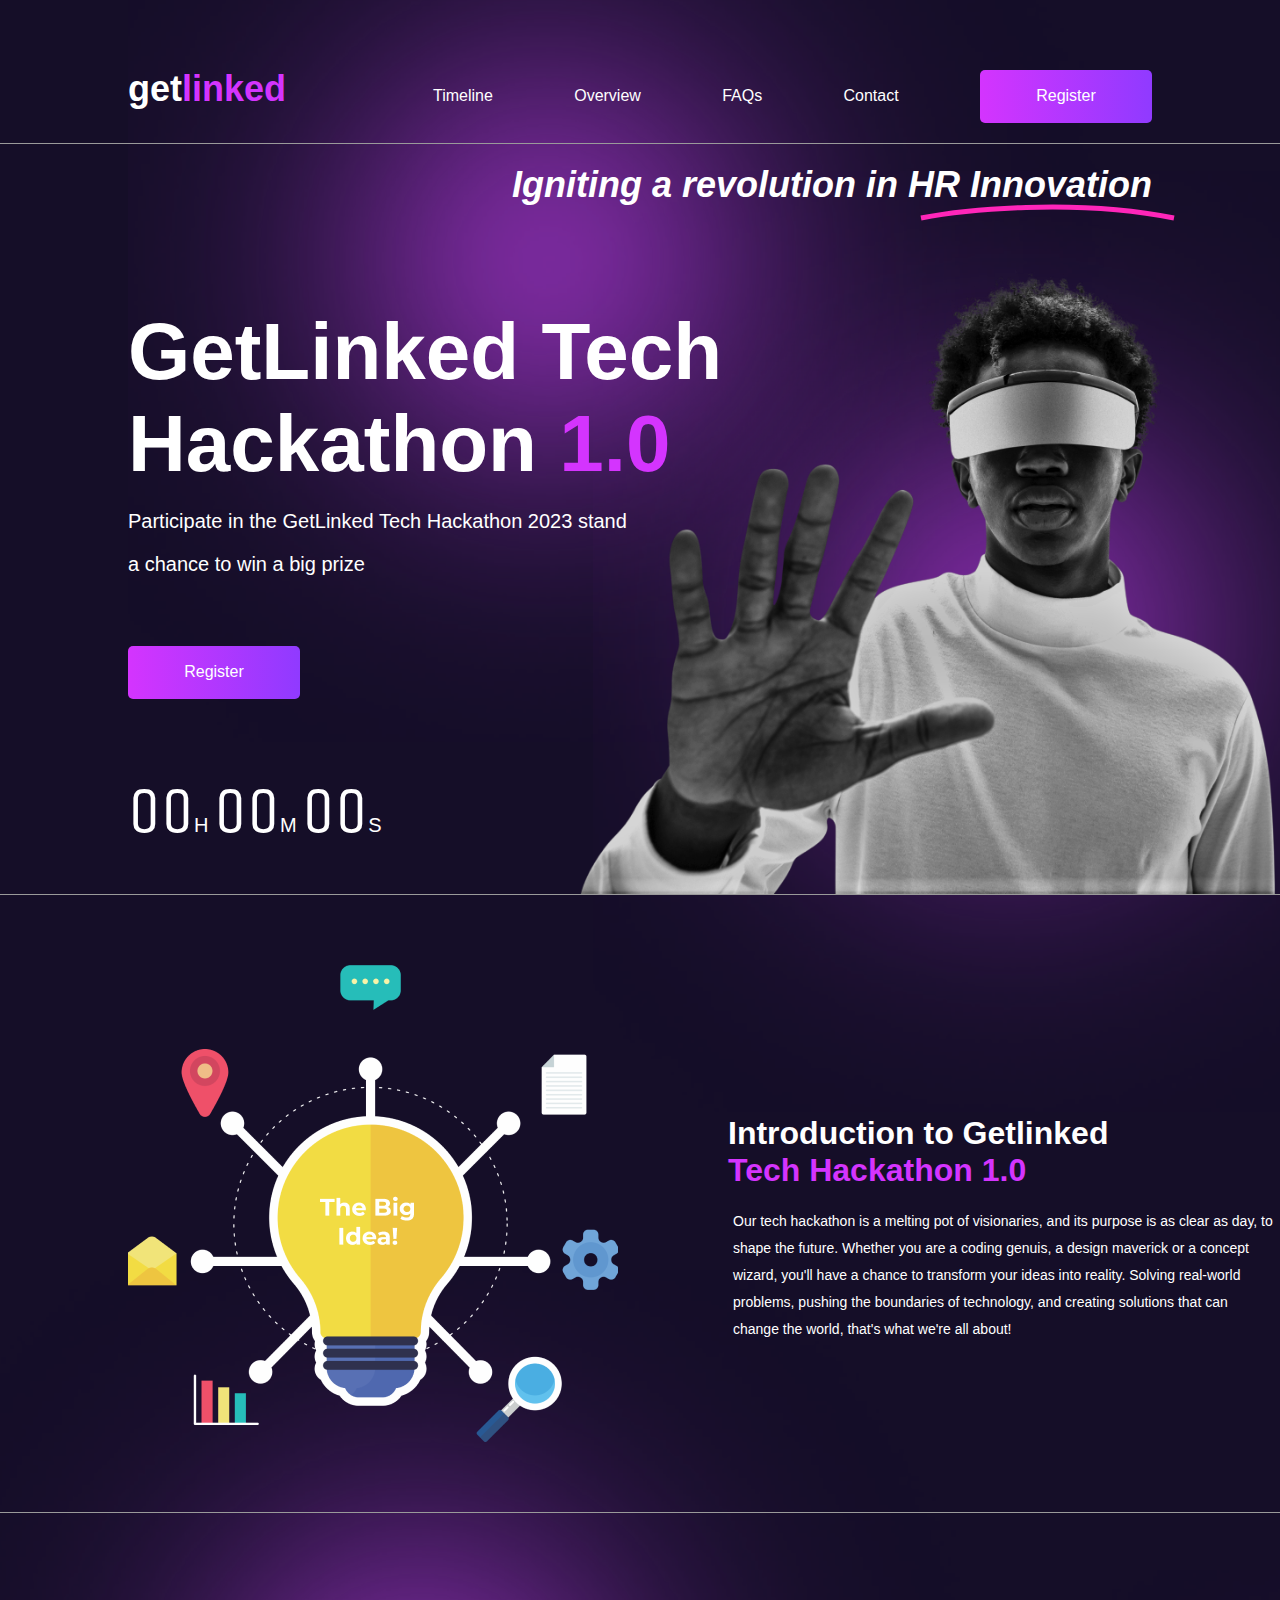
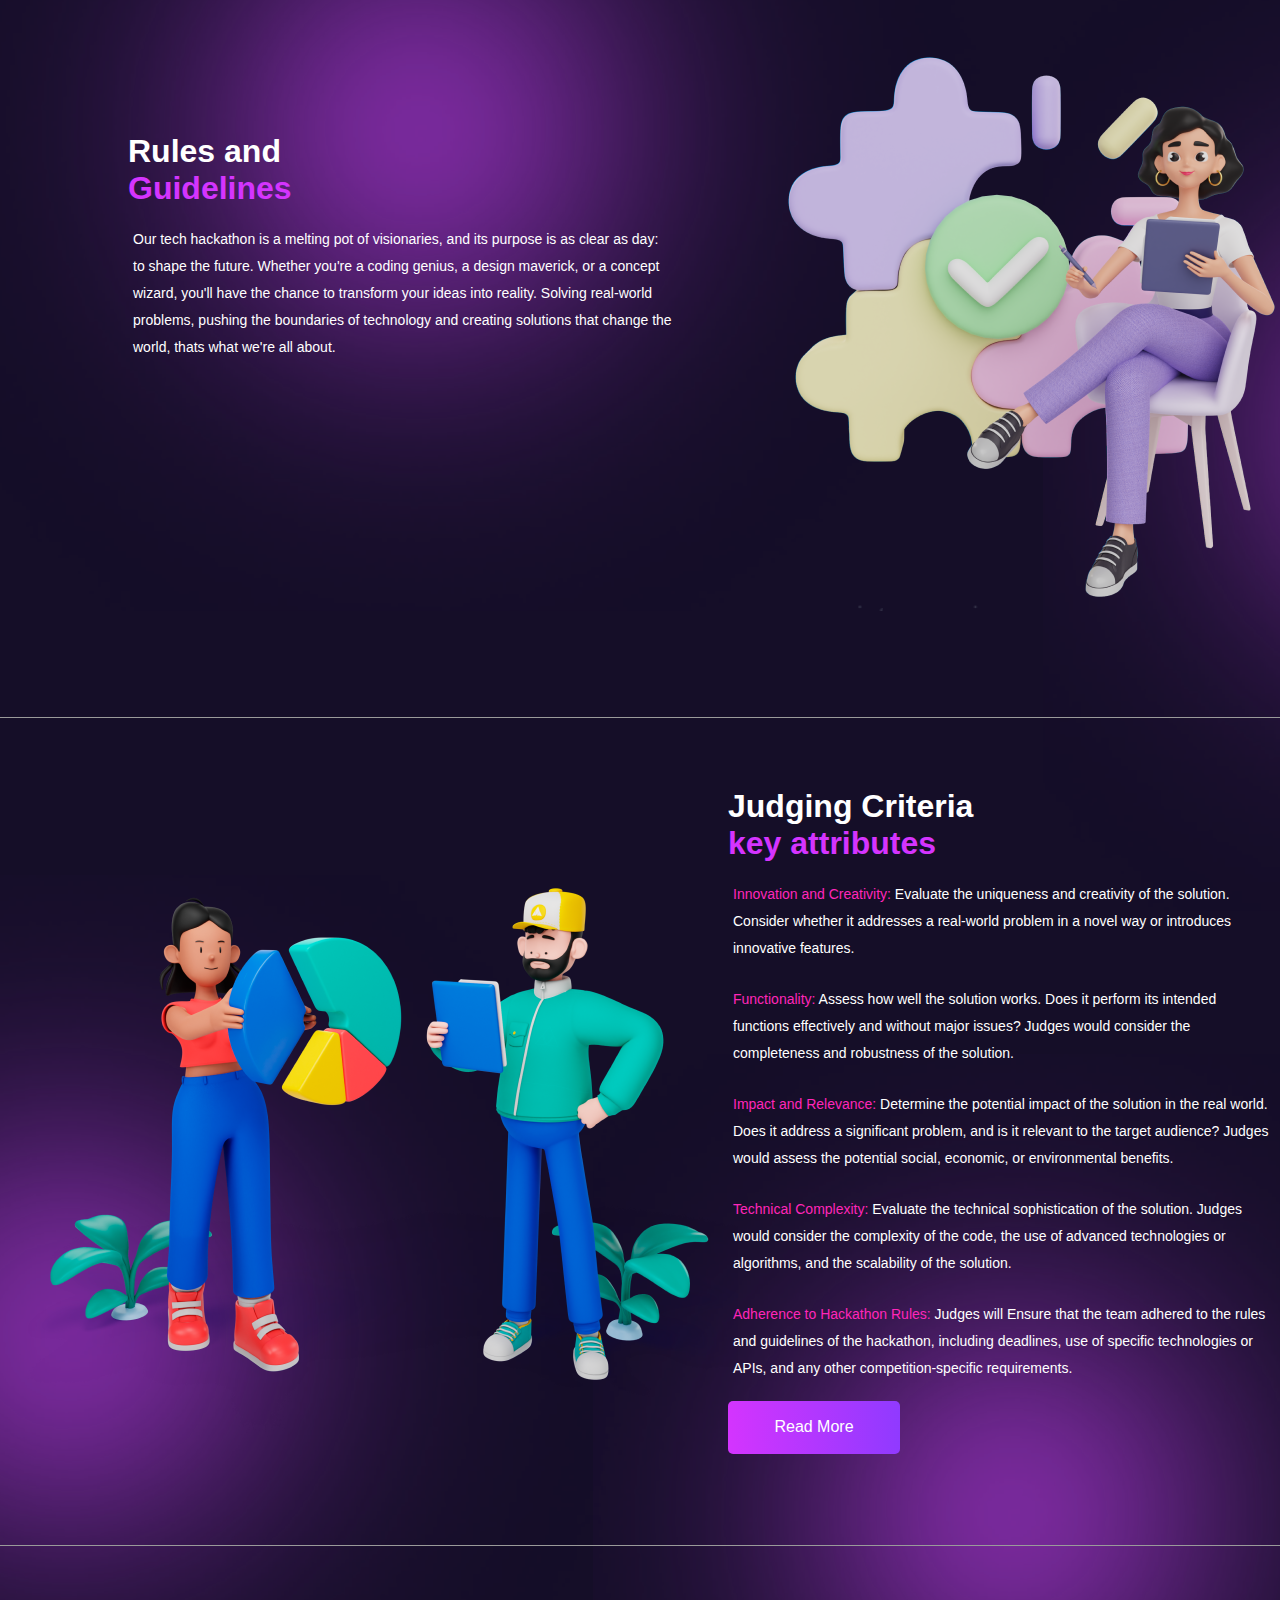
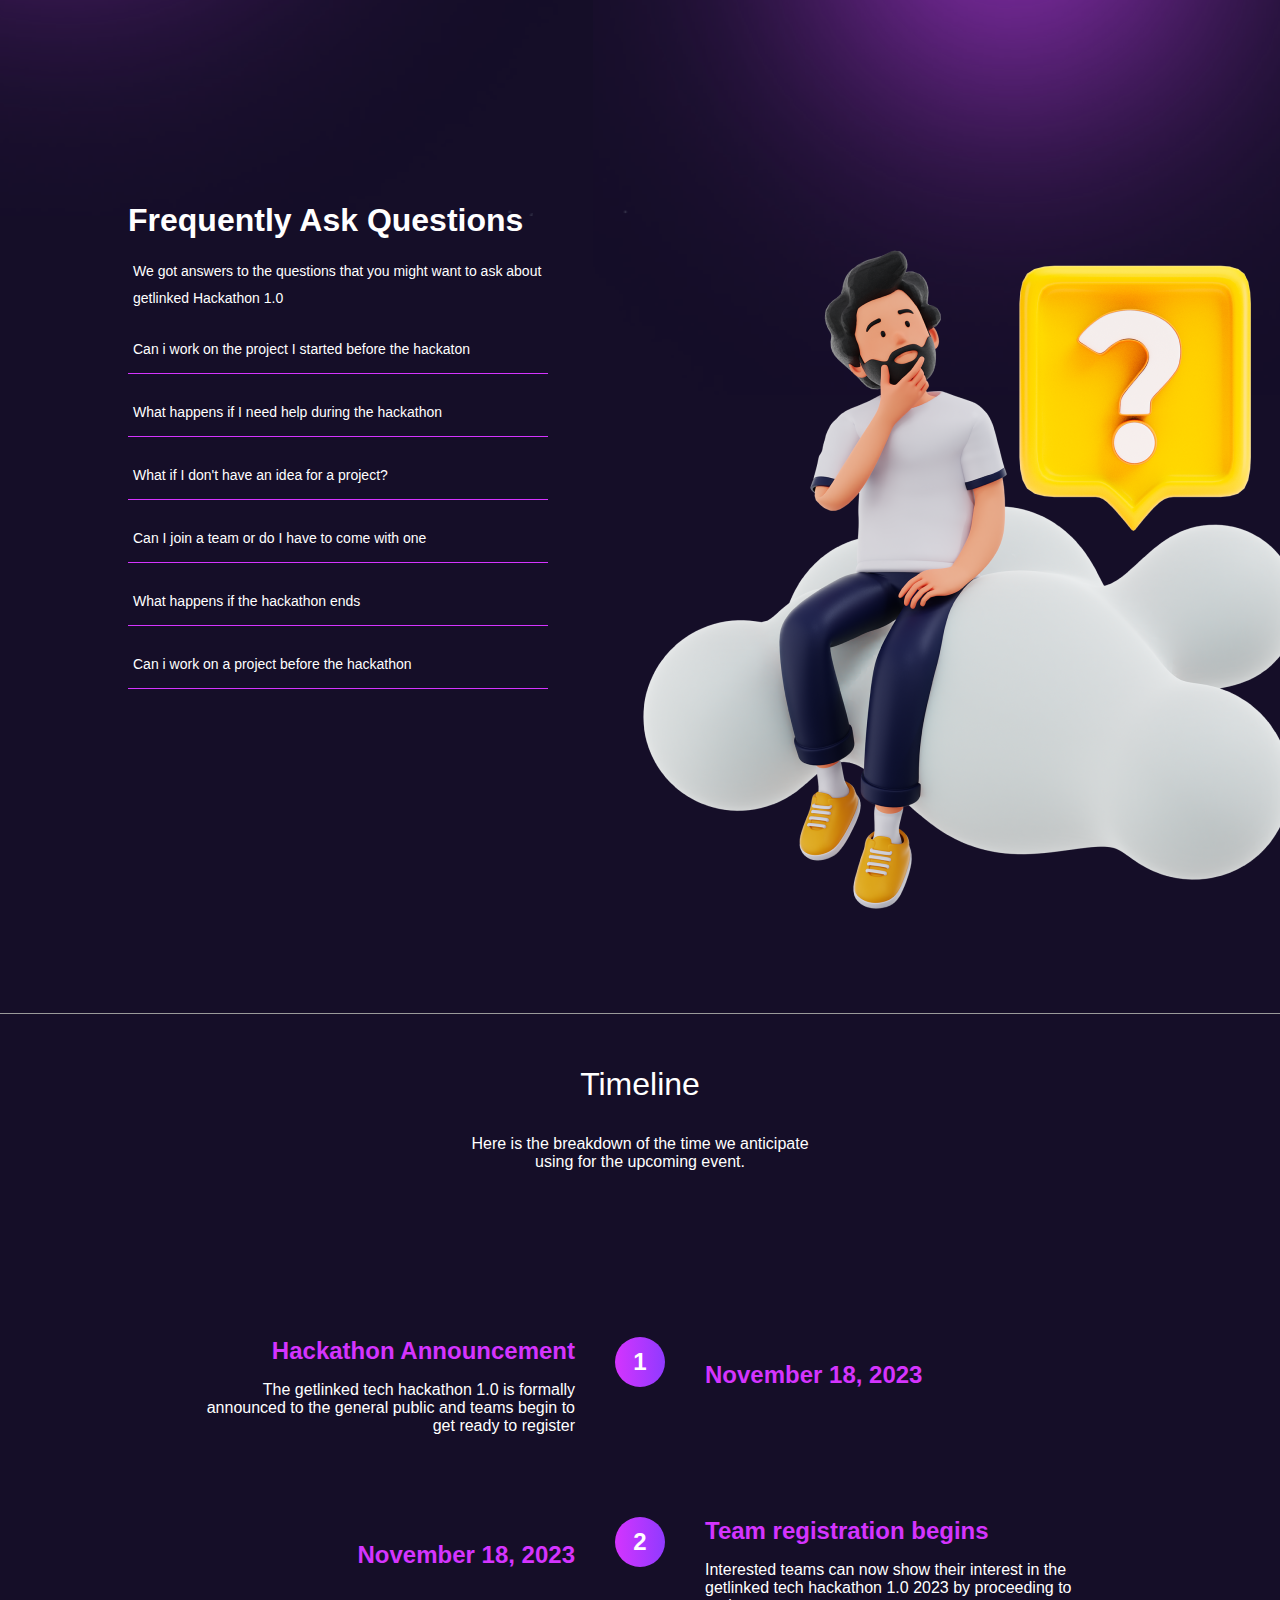
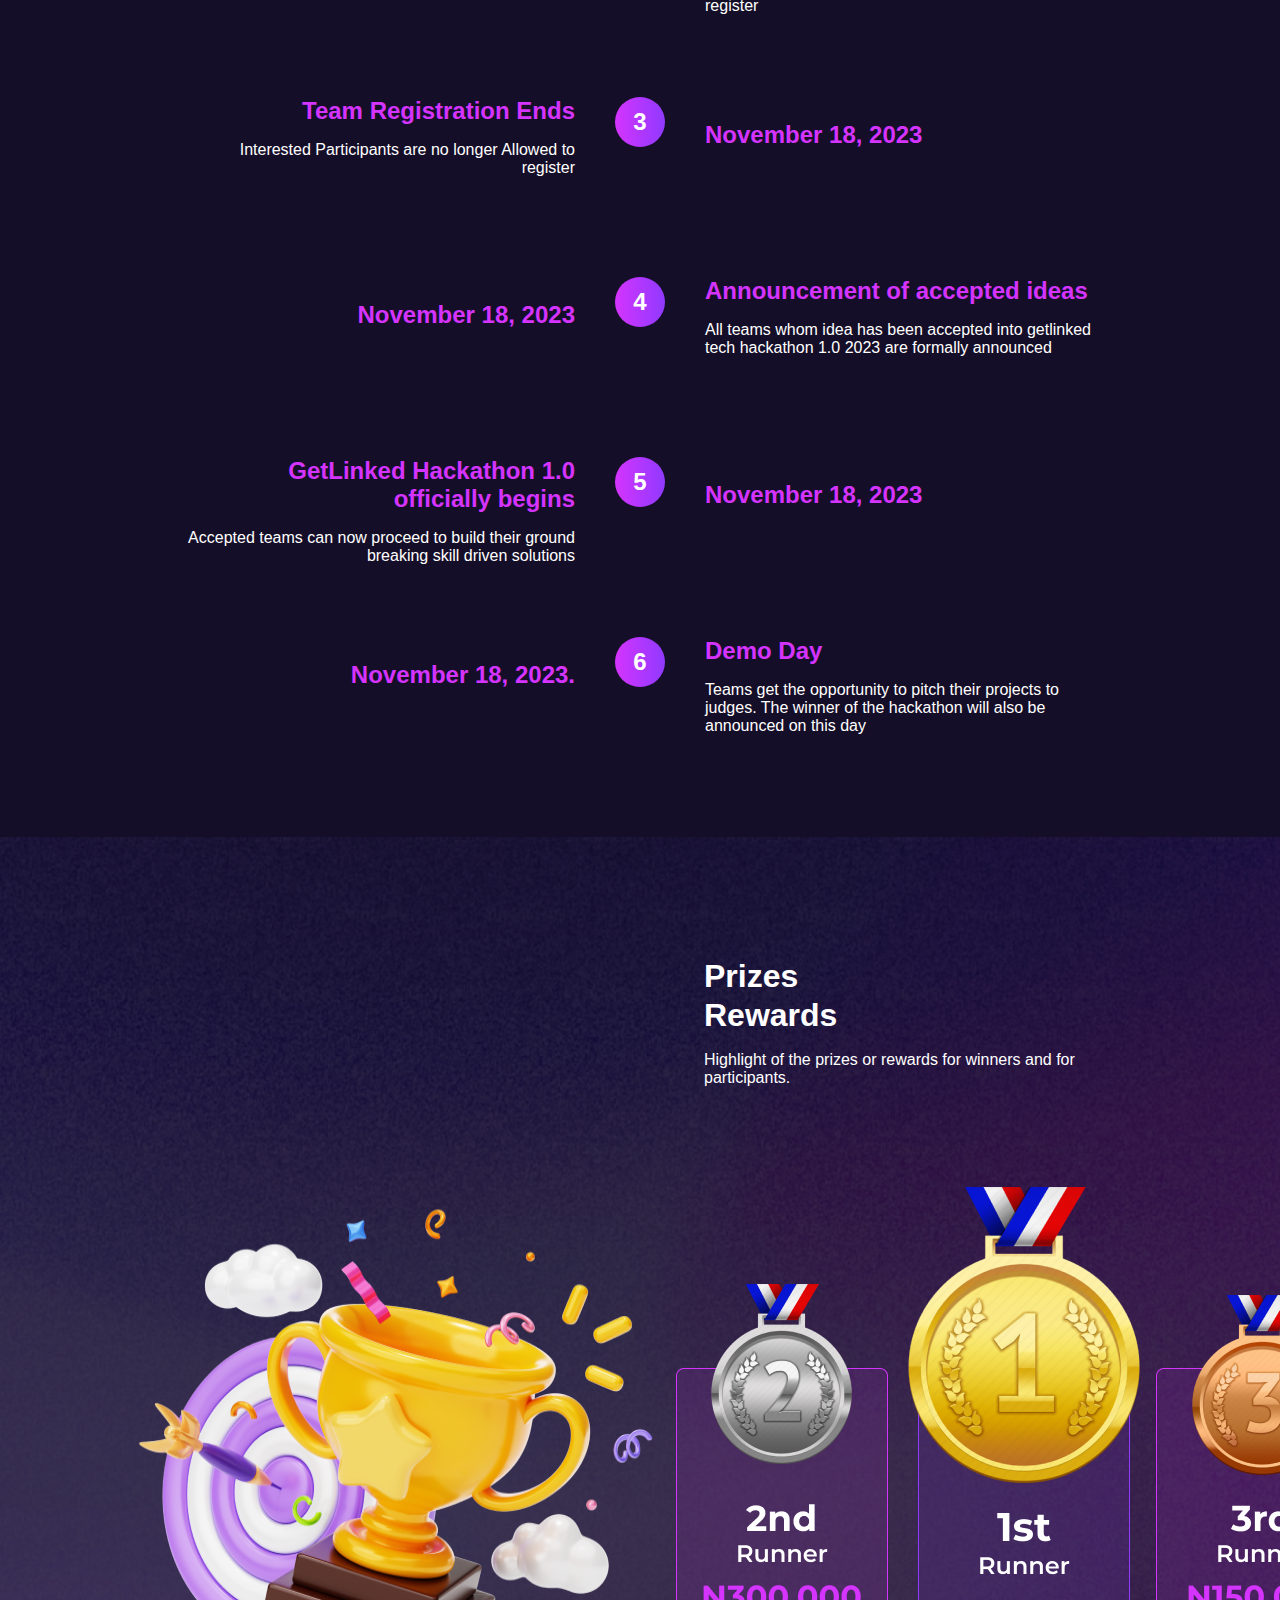
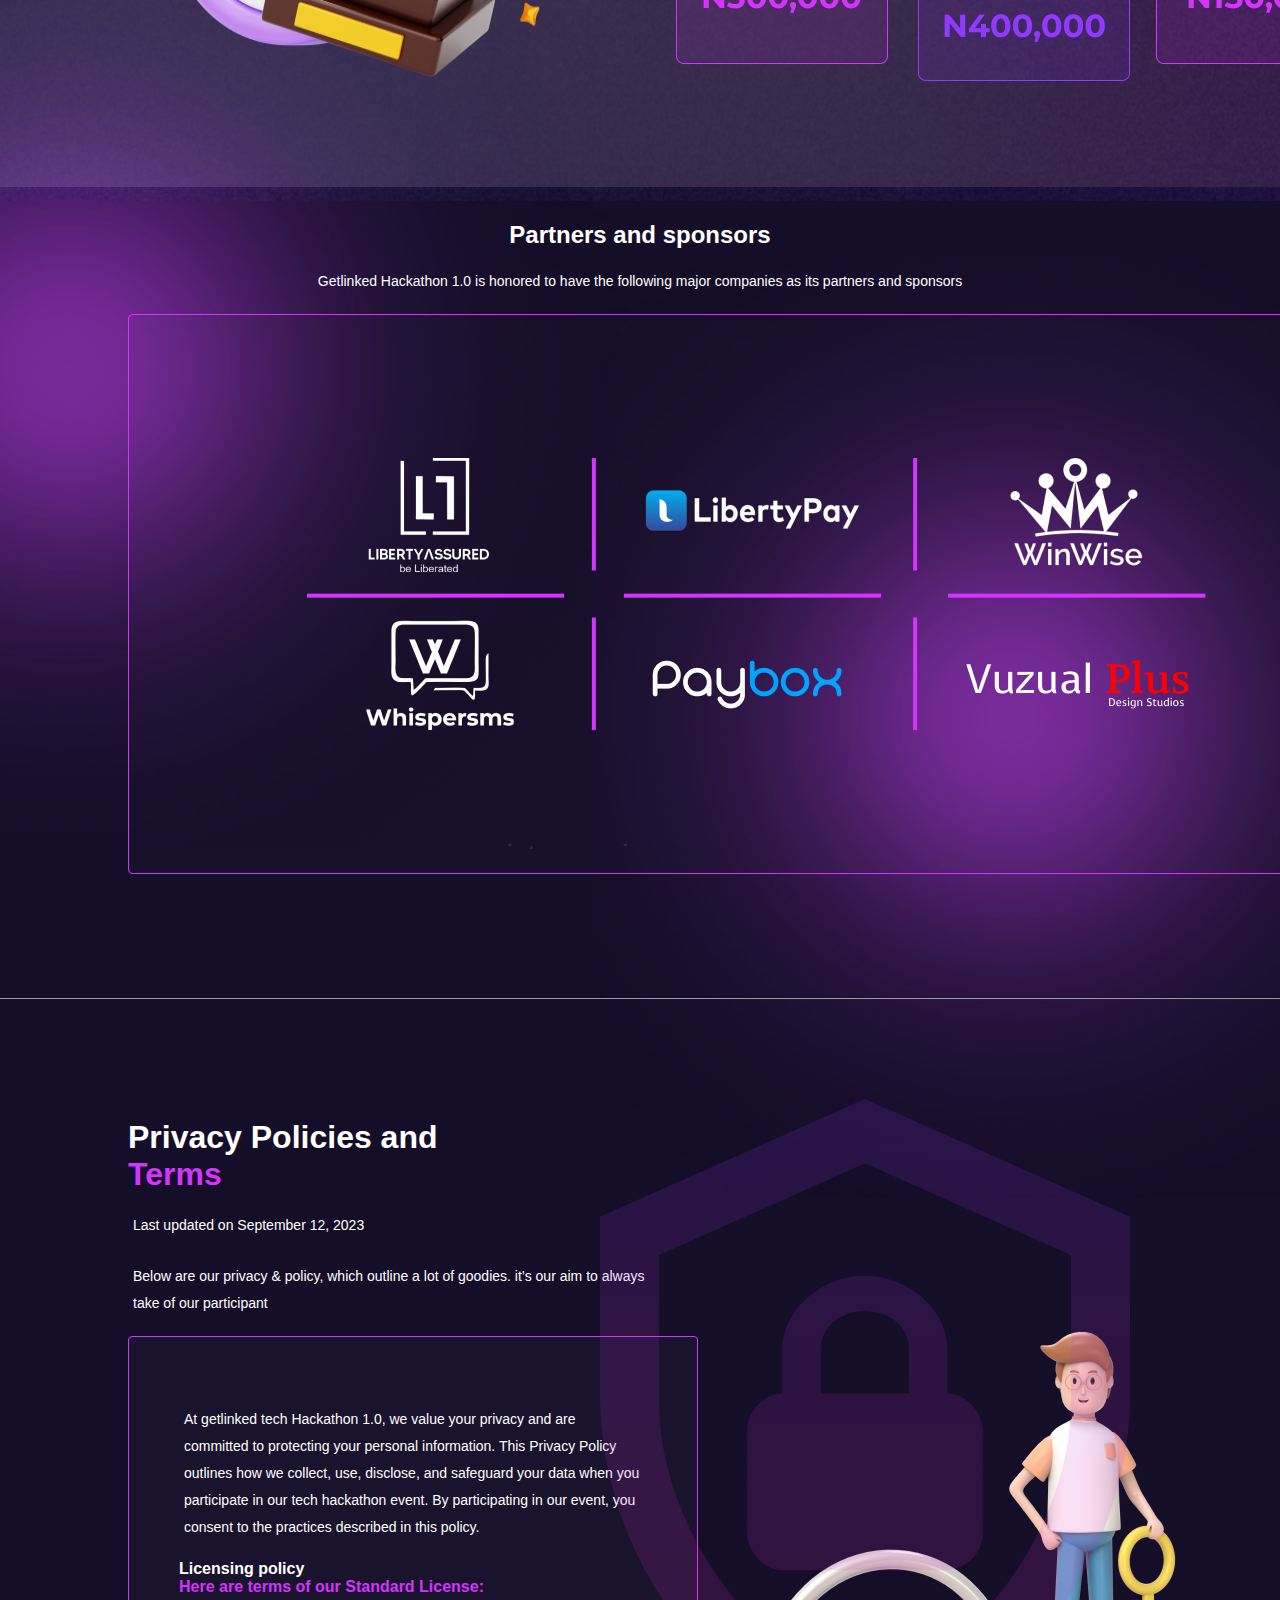
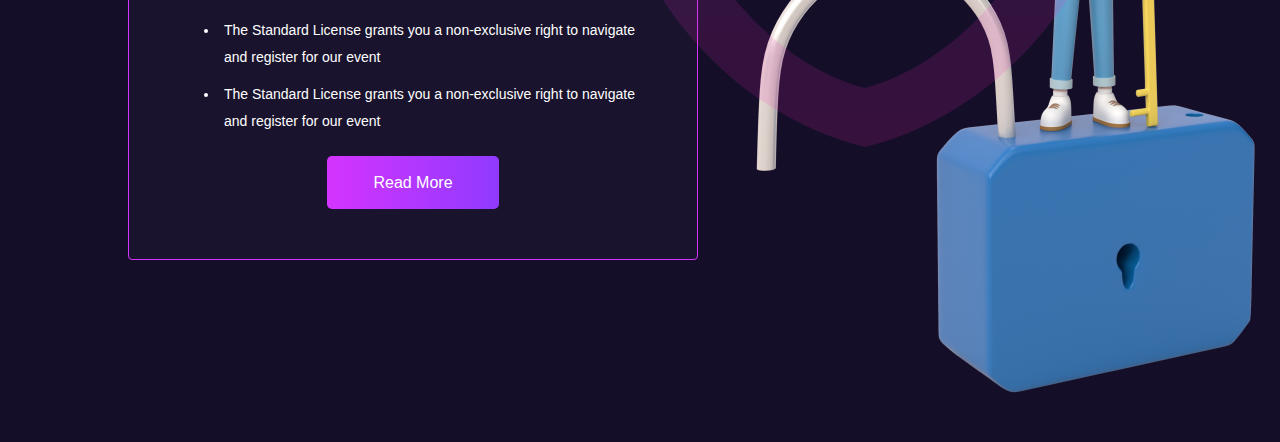
<file: index.html>
<!DOCTYPE html>
<html lang="en">
  <head>
    <meta charset="UTF-8" />
    <meta name="viewport" content="width=device-width, initial-scale=1.0" />
    <link rel="stylesheet" href="style.css" />
    <link rel="preconnect" href="https://fonts.googleapis.com" />
    <link rel="preconnect" href="https://fonts.gstatic.com" crossorigin />
    <link
      href="https://fonts.googleapis.com/css2?family=Montserrat:ital,wght@0,400;0,700;1,400;1,700&display=swap"
      rel="stylesheet"
    />
    <link rel="preconnect" href="https://fonts.googleapis.com" />
    <link rel="preconnect" href="https://fonts.gstatic.com" crossorigin />
    <link
      href="https://fonts.googleapis.com/css2?family=Unica+One&display=swap"
      rel="stylesheet"
    />
    <link
      href="https://api.fontshare.com/v2/css?f[]=clash-display@600&display=swap"
      rel="stylesheet"
    />
    <title>GetLinked</title>
  </head>
  <body>
    <header class="headerContainer">
      <h1>get<span>linked</span></h1>
      <nav class="navbar">
        <a href="#timeline">Timeline</a>
        <a href="#overview">Overview</a>
        <a href="#FAQs">FAQs</a>
        <a href="./contact.html">Contact</a>
        <a href="./register_page.html"
          ><button class="register-btn">Register</button></a
        >
      </nav>
    </header>
    <hr />
    <main>
      <section id="main">
        <img
          src="./assets/Purple-Lens-Flare-PNG (1).png"
          class="flare"
          alt=""
          style="position: absolute; right: -350px"
        /><img
          src="./assets/Purple-Lens-Flare-PNG (1).png"
          class="flare"
          alt=""
          style="top: -350px; position: absolute"
        />
        <h2>
          Igniting a revolution in HR Innovation
          <img
            src="./assets/Vector 4.svg"
            style="position: absolute; top: 60px; right: 105px"
            alt=""
          />
        </h2>
        <article>
          <h2 class="">GetLinked Tech</h2>
          <h2 class="">Hackathon <span>1.0</span></h2>
          <p>Participate in the GetLinked Tech Hackathon 2023 stand</p>
          <p>a chance to win a big prize</p>
          <button class="register-btn">Register</button>
          <p class="timer">
            <span>00</span>H <span>00</span>M <span>00</span>S
          </p>
        </article>
        <img
          class="smart_glasses_image"
          src="./assets/man-wearing-smart-glasses-touching-virtual-screen 1.png"
          alt=""
        />
      </section>
      <hr />
      <section id="overview" class="intro">
        <img src="./assets/The big idea (1).png" alt="" />
        <article>
          <h2>Introduction to Getlinked</h2>
          <h2 class="colored-one">Tech Hackathon 1.0</h2>
          <p>
            Our tech hackathon is a melting pot of visionaries, and its purpose
            is as clear as day, to shape the future. Whether you are a coding
            genuis, a design maverick or a concept wizard, you'll have a chance
            to transform your ideas into reality. Solving real-world problems,
            pushing the boundaries of technology, and creating solutions that
            can change the world, that's what we're all about!
          </p>
        </article>
      </section>
      <hr />
      <section class="rules">
        <article>
          <h2>Rules and</h2>
          <h2 class="colored-one">Guidelines</h2>
          <p>
            Our tech hackathon is a melting pot of visionaries, and its purpose
            is as clear as day: to shape the future. Whether you're a coding
            genius, a design maverick, or a concept wizard, you'll have the
            chance to transform your ideas into reality. Solving real-world
            problems, pushing the boundaries of technology and creating
            solutions that change the world, thats what we're all about.
          </p>
        </article>

        <img src="./assets/7450159 1.png" alt="" />
        <img
          src="./assets/Purple-Lens-Flare-PNG (1).png"
          class="flare"
          alt=""
          style="position: absolute; top: -300px"
        />
        <img
          src="./assets/Purple-Lens-Flare-PNG (1).png"
          class="flare"
          alt=""
          style="position: absolute; top: -0px; right: -800px"
        />
      </section>
      <hr />
      <section class="judging_criteria">
        <img
          src="./assets/Purple-Lens-Flare-PNG (1).png"
          class="flare"
          alt=""
          style="position: absolute; bottom: -500px; right: -350px"
        /><img
          src="./assets/Purple-Lens-Flare-PNG (1).png"
          class="flare"
          alt=""
          style="position: absolute; left: -350px"
        />
        <img src="./assets/8046554 1.png" alt="" />
        <article>
          <h2>Judging Criteria</h2>
          <h2 class="colored-one">key attributes</h2>

          <p>
            <span>Innovation and Creativity:</span>
            Evaluate the uniqueness and creativity of the solution. Consider
            whether it addresses a real-world problem in a novel way or
            introduces innovative features.
          </p>
          <p>
            <span>Functionality:</span>
            Assess how well the solution works. Does it perform its intended
            functions effectively and without major issues? Judges would
            consider the completeness and robustness of the solution.
          </p>
          <p>
            <span>Impact and Relevance:</span>
            Determine the potential impact of the solution in the real world.
            Does it address a significant problem, and is it relevant to the
            target audience? Judges would assess the potential social, economic,
            or environmental benefits.
          </p>
          <p>
            <span>Technical Complexity:</span>
            Evaluate the technical sophistication of the solution. Judges would
            consider the complexity of the code, the use of advanced
            technologies or algorithms, and the scalability of the solution.
          </p>
          <p>
            <span>Adherence to Hackathon Rules:</span>
            Judges will Ensure that the team adhered to the rules and guidelines
            of the hackathon, including deadlines, use of specific technologies
            or APIs, and any other competition-specific requirements.
          </p>
          <button class="readmore-btn">Read More</button>
        </article>
        <!-- <img src="" alt=""> -->
      </section>
      <hr />
      <svg
        width="26"
        height="32"
        viewBox="0 0 26 32"
        fill="none"
        xmlns="http://www.w3.org/2000/svg"
        xmlns:xlink="http://www.w3.org/1999/xlink"
      ></svg>
      <section id="FAQs" class="FAQs">
        <article>
          <h2>Frequently Ask Questions</h2>
          <p>
            We got answers to the questions that you might want to ask about
            getlinked Hackathon 1.0
          </p>
          <article class="content">
            <p>Can i work on the project I started before the hackaton</p>
            <p>What happens if I need help during the hackathon</p>
            <p>What if I don't have an idea for a project?</p>
            <p>Can I join a team or do I have to come with one</p>
            <p>What happens if the hackathon ends</p>
            <p>Can i work on a project before the hackathon</p>
          </article>
        </article>
        <img src="./assets/cwok_casual_21 1.png" class="FAQs-image" alt="" />
      </section>
      <hr />
      <!-- <div style="display: flex; justify-content: center"> -->
      <section id="timeline" class="timeline">
        <!-- <article class="left-side"> -->
        <div
          style="width: 350px; text-align: center; margin: auto auto 150px auto"
        >
          <p style="font-family: 'Clash Display', sans-serif; font-size: 32px">
            Timeline
          </p>
          <p>
            Here is the breakdown of the time we anticipate using for the
            upcoming event.
          </p>
        </div>

        <article>
          <div class="left-side">
            <h2>Hackathon Announcement</h2>
            <p>
              The getlinked tech hackathon 1.0 is formally announced to the
              general public and teams begin to get ready to register
            </p>
          </div>
          <div>
            <div class="num">1</div>
          </div>
          <h3 class="right-side">November 18, 2023</h3>
        </article>
        <article>
          <h3 class="left-side">November 18, 2023</h3>
          <div><div class="num">2</div></div>
          <div class="right-side">
            <h2>Team registration begins</h2>
            <p>
              Interested teams can now show their interest in the getlinked tech
              hackathon 1.0 2023 by proceeding to register
            </p>
          </div>
        </article>
        <article>
          <div class="left-side">
            <h2>Team Registration Ends</h2>
            <p>Interested Participants are no longer Allowed to register</p>
          </div>
          <div>
            <div class="num">3</div>
          </div>
          <h3 class="right-side">November 18, 2023</h3>
        </article>
        <article>
          <h3 class="left-side">November 18, 2023</h3>
          <div class="center">
            <div class="num">4</div>
          </div>
          <div class="right-side">
            <h2>Announcement of accepted ideas</h2>
            <p>
              All teams whom idea has been accepted into getlinked tech
              hackathon 1.0 2023 are formally announced
            </p>
          </div>
        </article>
        <article>
          <div class="left-side">
            <h2>GetLinked Hackathon 1.0 officially begins</h2>
            <p>
              Accepted teams can now proceed to build their ground breaking
              skill driven solutions
            </p>
          </div>
          <div>
            <div class="num">5</div>
          </div>
          <h3 class="right-side">November 18, 2023</h3>
        </article>
        <article>
          <h3 class="left-side">November 18, 2023.</h3>
          <div>
            <div class="num">6</div>
          </div>
          <div class="right-side">
            <h2>Demo Day</h2>
            <p>
              Teams get the opportunity to pitch their projects to judges. The
              winner of the hackathon will also be announced on this day
            </p>
          </div>
        </article>
      </section>
      <section class="prizes">
        <article>
          <h2>Prizes</h2>
          <h2>Rewards</h2>
          <p>
            Highlight of the prizes or rewards for winners and for participants.
          </p>
        </article>
        <div>
          <img src="./assets/9486889 1.png" alt="" />
          <img src="./assets/Rewards.png" alt="" />
        </div>
      </section>
      <section class="partners">
        <h2>Partners and sponsors</h2>
        <p>
          Getlinked Hackathon 1.0 is honored to have the following major
          companies as its partners and sponsors
        </p>
        <img
          src="./assets/Purple-Lens-Flare-PNG (1).png"
          class="flare"
          alt=""
          style="position: absolute; top: -300px; left: -350px"
        /><img
          src="./assets/Purple-Lens-Flare-PNG (1).png"
          class="flare"
          alt=""
          style="position: absolute; bottom: -300px; right: -350px"
        />
        <img src="./assets/Partner and sponsors section.png" alt="" />
      </section>
      <hr />
      <section class="policies">
        <article>
          <h2>Privacy Policies and</h2>
          <h2 class="colored-one">Terms</h2>

          <p>Last updated on September 12, 2023</p>
          <p>
            Below are our privacy & policy, which outline a lot of goodies. it’s
            our aim to always take of our participant
          </p>
          <div>
            <p>
              At getlinked tech Hackathon 1.0, we value your privacy and are
              committed to protecting your personal information. This Privacy
              Policy outlines how we collect, use, disclose, and safeguard your
              data when you participate in our tech hackathon event. By
              participating in our event, you consent to the practices described
              in this policy.
            </p>
            <h2>Licensing policy</h2>
            <h2 class="colored-one">Here are terms of our Standard License:</h2>
            <ul>
              <li>
                The Standard License grants you a non-exclusive right to
                navigate and register for our event
              </li>
              <li>
                The Standard License grants you a non-exclusive right to
                navigate and register for our event
              </li>
            </ul>
            <div style="display: flex; justify-content: center; width: 100%">
              <button>Read More</button>
            </div>
          </div>
        </article>
        <div>
          <img src="./assets/08 1.png" class="policies-img" alt="" />
          <img
            src="./assets/Vector (1).svg"
            style="position: absolute; top: 0px; right: 150px"
            alt=""
          />
        </div>
      </section>
    </main>
  </body>
</html>
</file>
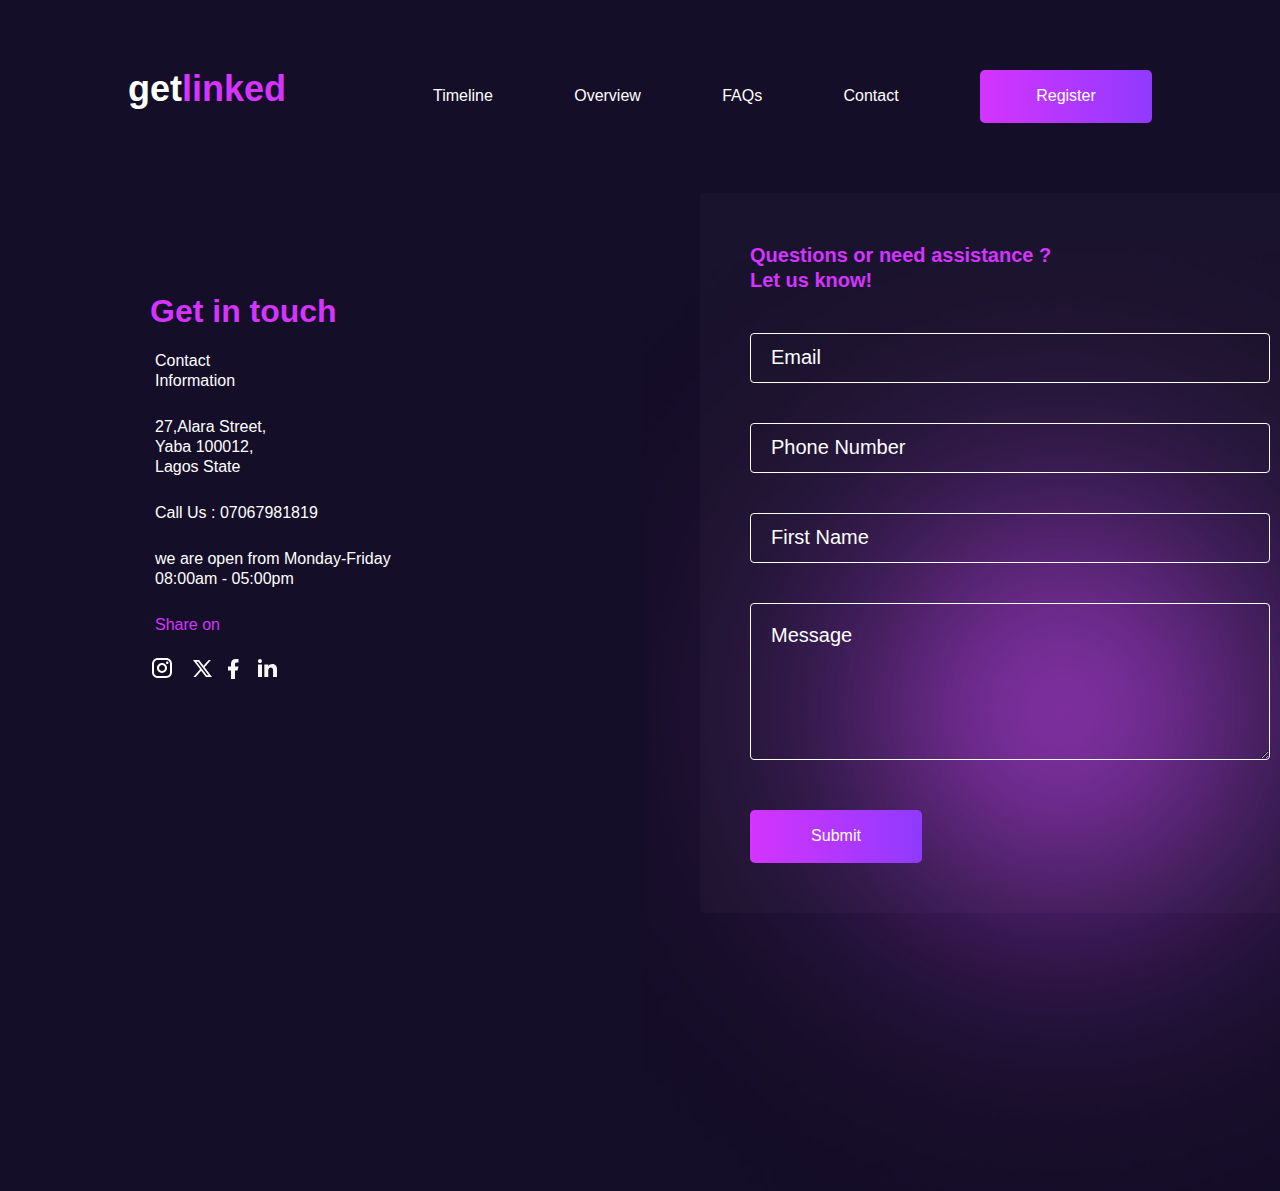
<file: contact.html>
<!DOCTYPE html>
<html>
  <head>
    <link rel="stylesheet" href="style.css" />
    <title>Contact</title>
  </head>
  <body>
    <header class="headerContainer">
      <h1>get<span>linked</span></h1>
      <nav class="navbar">
        <a href="./index.html#timeline">Timeline</a>
        <a href="./index.html#overview">Overview</a>
        <a href="./index.html#FAQs">FAQs</a>
        <a href="" class="active">Contact</a>
        <a href="./register_page.html"
          ><button class="register-btn">Register</button></a
        >
      </nav>
    </header>
    <main class="contactMain">
      <div>
        <h2>Get in touch</h2>
        <p>Contact <br />Information</p>
        <p>
          27,Alara Street, <br />Yaba 100012, <br />
          Lagos State
        </p>
        <p>Call Us : 07067981819</p>
        <p>we are open from Monday-Friday <br />08:00am - 05:00pm</p>
        <p class="colored-one">Share on</p>
        <img src="./assets/Social media (1).svg" alt="" />
      </div>

      <form id="myForm">
        <img
          src="./assets/Purple-Lens-Flare-PNG (1).png"
          style="position: absolute; right: -400px"
          alt=""
          class="flare"
        />
        <h2>Questions or need assistance ?</h2>
        <h2>Let us know!</h2>
        <input placeholder="Email" type="text" name="email" value="" />
        <input
          placeholder="phone number"
          type="tel"
          name="phone_number"
          value=""
        />
        <input
          placeholder="first name"
          type="text"
          name="first_name"
          value=""
        />
        <textarea
          placeholder="message"
          name="message"
          id=""
          cols="10"
          rows="5"
        ></textarea>
        <!-- Add more form fields as needed -->
        <button type="button" onclick="submitForm()">Submit</button>
      </form>
    </main>

    <script src="index.js"></script>
  </body>
</html>
</file>
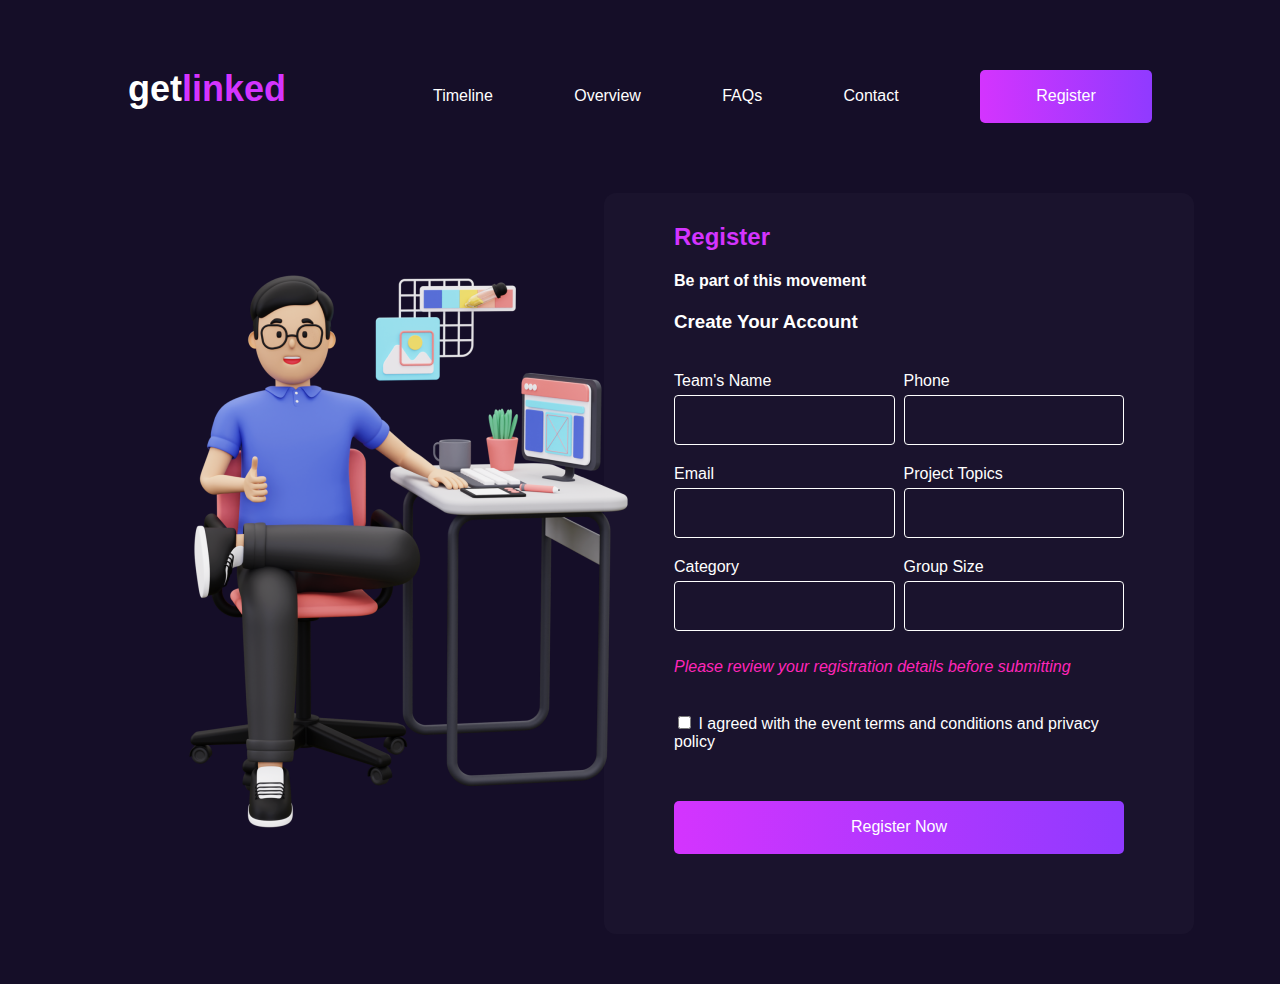
<file: register_page.html>
<!DOCTYPE html>
<html lang="en">
  <head>
    <meta charset="UTF-8" />
    <meta name="viewport" content="width=device-width, initial-scale=1.0" />
    <link rel="stylesheet" href="style.css" />
    <title>Register</title>
  </head>
  <body>
    <div id="modal-container" style="display: none">
      <div id="modal">
        <img src="./assets/congratulation.png" alt="" />
        <h2>Congratulation you have successfully registered!</h2>
        <p>
          Yes it was easy and you did it check your mail box for the next step
        </p>
        <button onclick="turnOffVisibility()">back</button>
      </div>
    </div>

    <header class="headerContainer">
      <h1>get<span>linked</span></h1>
      <nav class="navbar">
        <a href="./index.html#timeline">Timeline</a>
        <a href="./index.html#overview">Overview</a>
        <a href="./index.html#FAQs">FAQs</a>
        <a href="./contact.html">Contact</a>
        <a href="./register_page.html"
          ><button class="register-btn">Register</button></a
        >
      </nav>
    </header>
    <main class="register-main">
      <div>
        <img
          src="./assets/3d-graphic-designer-showing-thumbs-up-png 1.png"
          alt=""
        />
      </div>
      <form action="" id="myForm">
        <h2>Register</h2>
        <h4>Be part of this movement</h4>
        <h3>Create Your Account</h3>
        <div class="form-container">
          <label for=""
            >Team's Name<br /><input type="text" name="team_name"
          /></label>
          <label for=""
            >Phone<br /><input type="tel" name="phone_number"
          /></label>
          <label for="">Email<br /><input type="email" name="email" /></label>
          <label for=""
            >Project Topics<br /><input type="text" name="project_topic"
          /></label>
          <label for=""
            >Category<br /><input type="text" name="category" list="categories"
          /></label>
          <label for=""
            >Group Size<br /><input
              type="text"
              name="group_size"
              list="group-size"
          /></label>
        </div>
        <p
          style="
            color: #ff26b9;
            font-style: italic;
            font-family: 'Montserrat', sans-serif;
            font-weight: 400;
            line-height: 12px;
            margin-top: 30px;
            margin-bottom: 40px;
          "
        >
          Please review your registration details before submitting
        </p>
        <label for="">
          <input type="checkbox" name="privacy_policy_accepted" id="" />
          I agreed with the event terms and conditions and privacy policy
        </label>
        <datalist id="categories"></datalist>
        <datalist id="group-size">
          <option value="2"></option>
          <option value="3"></option>
          <option value="4"></option>
          <option value="5"></option>
          <option value="6"></option>
          <option value="7"></option>
          <option value="8"></option>
          <option value="9"></option>
          <option value="10"></option>
        </datalist>
        <button onclick="submitForm()">Register Now</button>
      </form>
      <script src="./index.js"></script>
    </main>
  </body>
</html>
</file>
<file: style.css>
* {
  box-sizing: border-box;
}
body {
  overflow-x: hidden;
  margin: 0;
  padding: 0;
  width: 100vw;
  /* background: url(./assets/Purple-Lens-Flare-PNG.png) no-repeat 240px left; */
  font-family: sans-serif;
  background-color: #150e28;
}
hr {
  margin: 0px;
  color: white;
  height: 1px;
  border-bottom: none;
  border-left: none;
  border-right: none;
  /* border: 0.5rem thin white; */
}
a {
  text-decoration: none;
}
.navbar {
  font-family: "Monteserrat", sans-serif;
  display: flex;
  width: 719px;
  font-size: 16px;
  justify-content: space-between;
  align-items: baseline;
}
.navbar a:hover {
  color: #d434fe;
}
.navbar a {
  color: #fff;
}
.headerContainer h1 span {
  color: #d434fe;
}

.headerContainer h1 {
  font-family: "Clash Display", sans-serif;
  color: white;
  font-size: 36px;
  margin: 0;
  line-height: 44.28px;
}
h2 {
  margin: 0;
}
.register-btn,
.readmore-btn,
button {
  font-size: 16px;
  width: 172px;
  height: 53px;
  cursor: pointer;
  border-radius: 5px;
  font-family: "Monteserrat", sans-serif;
  /* padding: 15px 20px; */
  border: none;
  background-image: linear-gradient(to right, #d434fe, #903aff);
  color: white;
}
.headerContainer {
  display: flex;
  justify-content: space-between;
  align-items: baseline;
  padding: 67px 128px 20px 128px;
}
#main > h2 {
  text-align: right;
  font-family: "Monteserrat", sans-serif;
  font-style: italic;
  font-weight: 700;
  font-size: 36px;
}
#main article p {
  font-family: "Monteserrat", sans-serif;
  font-weight: 400;
  font-size: 20px;
}
#main .register-btn {
  margin-top: 50px;
}
#main article {
  margin-top: 100px;
  width: 700px;
}
#main article h2 > span {
  color: #d434fe;
}
#main article h2 {
  font-family: "Clash Display", sans-serif;
  font-size: 80px;
  /* margin-top: 50px; */
}
section {
  padding-bottom: 0px;
  margin-bottom: 0px;
}
#main .smart_glasses_image {
  position: absolute;
  z-index: -10;
  /* left: 600px; */
  bottom: 0px;
  right: 0px;
  /* top: 50px; */
  width: 700px;
}
section {
  color: #fff;
  position: relative;
  padding: 20px 128px;
}
.timer span {
  font-family: "Unica One", cursive;
  font-size: 64px;
  line-height: 85px;
}
.timer {
  font-size: 14px;
  font-family: "Monteserrat", sans-serif;
  line-height: 18px;
  margin-top: 70px;
}

.intro {
  column-gap: 50px;

  margin-top: 50px;
  margin-bottom: 50px;
  display: grid;
  grid-template-columns: 550px 550px;
}
.colored-one {
  color: #d434fe;
}
.intro h2 {
  font-size: 32px;
  font-family: "Clash Display", sans-serif;
}
.intro p {
  line-height: 27px;
  font-size: 14px;
  padding: 5px;
  font-family: "Monteserrat", sans-serif;
}
.intro article {
  margin-top: 150px;
}
.flare {
  z-index: -20;
  position: absolute;
}
.rules {
  column-gap: 50px;

  margin-top: 50px;
  margin-bottom: 50px;
  display: grid;
  grid-template-columns: 550px 550px;
}
.rules h2 {
  font-size: 32px;
  font-family: "Clash Display", sans-serif;
}
.rules p {
  line-height: 27px;
  font-size: 14px;
  padding: 5px;
  font-family: "Monteserrat", sans-serif;
}
.rules article {
  margin-top: 150px;
}
.judging_criteria > img {
  position: relative;
  right: 100px;
  margin-top: 100px;
}
.judging_criteria {
  margin-top: 50px;
  margin-bottom: 50px;
  display: grid;
  grid-template-columns: 550px 550px;
  column-gap: 50px;
}
.judging_criteria h2 {
  font-size: 32px;
  font-family: "Clash Display", sans-serif;
}
.judging_criteria p span {
  color: #ff26b9;
}
.judging_criteria p {
  line-height: 27px;
  font-size: 14px;
  padding: 5px;
  font-family: "Monteserrat", sans-serif;
}
.FAQs-image {
  position: relative;
  right: 90px;
}
.FAQs .content p {
  font-size: 14px;
  list-style-position: inside;
  line-height: 27px;
  margin-left: 0px;
  margin-bottom: 20px;
  padding-bottom: 10px;
  border-bottom: 1px #d434fe solid;
}
.FAQs {
  margin-top: 200px;
  margin-bottom: 50px;
  display: grid;
  /* justify-content: space-between; */
  grid-template-columns: 420px 550px;
  column-gap: 150px;
}
.FAQs h2 {
  font-size: 32px;
  font-family: "Clash Display", sans-serif;
}
.FAQs p span {
  color: #ff26b9;
}
.FAQs p {
  line-height: 27px;
  font-size: 14px;
  padding: 5px;
  font-family: "Monteserrat", sans-serif;
}

.timeline > article {
  display: grid;
  column-gap: 40px;
  align-content: end;
  grid-template-columns: 390px 50px 390px;
  grid-template-rows: 30px 30px 30px 30px 30px 30px;
}
.timeline {
  display: grid;
  /* grid-template-columns: 100%; */
  justify-content: center;
}
.timeline h2,
.timeline h3 {
  color: #d434fe;
  font-weight: 700;
  font-size: 24px;
  /* margin: 50px; */
}
.timeline .num {
  background-image: linear-gradient(to right, #d434fe, #903aff);
  color: #fff;
  display: flex;
  justify-content: center;
  align-items: center;
  font-family: "Monteserrat", sans-serif;
  font-size: 24px;
  font-weight: 700;
  width: 50px;
  height: 50px;
  border-radius: 50px;
}
.timeline .left-side {
  text-align: right;
}
.timeline .right-side {
  text-align: left;
}

.prizes > div {
  display: flex;
  margin: 100px 0px 100px 0px;
}
.prizes article {
  margin-top: 100px;
  margin-left: 45vw;
}
.prizes h2 {
  font: "Clash Display", sans-serif;
  weight: 700;
  font-size: 32px;
  line-height: 39.36px;
}
.prizes {
  background: url(./assets/premium_photo-1664443577580-dd2674e9d359\ 1.png);
  background-size: 1512px 950px;
}
.partners p {
  line-height: 27px;
  font-size: 14px;
  padding: 5px;
  font-family: "Monteserrat", sans-serif;
}
.partners h2 {
  font-size: 32;
  font-family: "Clash Display", sans-serif;
  font-weight: 700;
}
.partners {
  margin-bottom: 100px;
  text-align: center;
}
.policies > article li,
.policies > article p {
  line-height: 27px;
  font-size: 14px;
  padding: 5px;
  font-family: "Monteserrat", sans-serif;
}
.policies > article > div h2 {
  font-size: 16px;
  font-family: "Clash Display", sans-serif;
  font-weight: 700;
}
.policies > article > div {
  width: 570px;
  padding: 50px;
  background-color: rgba(255, 255, 255, 0.025);
  border-radius: 4px;
  border: 1px solid #d434fe;
}
.policies > article > h2 {
  font-size: 32px;
  font-family: "Clash Display", sans-serif;
  font-weight: 700;
}
.policies .policies-img {
  margin-left: 50px;
  margin-top: 150px;
}
.policies {
  margin-top: 100px;
  display: grid;
  grid-template-columns: 550px 550px;
}
/*--- 
contact page  
---*/
.contactMain form button {
  font-size: 16px;
  width: 172px;
  height: 53px;
  cursor: pointer;
  border-radius: 5px;
  font-family: "Monteserrat", sans-serif;
  /* padding: 15px 20px; */
  background-image: linear-gradient(to right, #d434fe, #903aff);
  color: white;
  margin-top: 50px;
}

.contactMain form h2 {
  font-size: 20px;
  line-height: 25px;
}
.contactMain form {
  /* height: 610px; */
  background-color: rgba(255, 255, 255, 0.025);
  border-radius: 4px;
  padding: 50px;
  display: grid;
  grid-template-columns: 100%;
  justify-content: center;
}
.contactMain form input {
  width: 100%;
  height: 50px;
  background-color: rgba(0, 0, 0, 0);
  border: 1px solid rgb(255, 255, 255);
  color: white;
  font-family: "Monteserrat", sans-serif;
  font-size: 20px;
  padding-left: 20px;
  margin-top: 40px;
  border-radius: 4px;
  /* margin-bottom: 50px; */
}
.contactMain form textarea {
  background-color: rgba(0, 0, 0, 0);
  border: 1px solid white;
  color: white;
  font-family: "Monteserrat", sans-serif;
  font-size: 20px;
  margin-top: 40px;
  border-radius: 4px;
  width: 40;
  height: 100;
  padding: 20px;
}
::placeholder {
  color: white;
  text-transform: capitalize;
}
.contactMain h2 {
  font-size: 32px;
  color: #d434fe;
  font-family: "Clash Display", sans-serif;
}
.contactMain p {
  line-height: 20px;
  font-size: 16px;
  padding: 5px;
  color: #fff;
  font-family: "Monteserrat", sans-serif;
}

.contactMain .colored-one {
  color: #d434fe;
}
.contactMain > div img {
  cursor: pointer;
}
.contactMain > div {
  margin-top: 100px;
}
.contactMain {
  display: grid;
  /* align-content: baseline; */
  margin: 50px 150px;
  grid-template-columns: 550px 620px;
}
.active {
  color: linear-gradient(to right, #d434fe, #903aff);
}

/* register page */

.register-main .form-container {
  display: grid;
  column-gap: 2%;
  /* margin: 50px 150px; */
  grid-template-columns: 49% 49%;
}
.register-main form label {
  margin-top: 20px;
}
.register-main form button {
  width: 100%;
  margin-top: 50px;
  margin-bottom: 50px;
}
.register-main form input {
  /* background-color: rgba(0, 0, 0, 0);
  border: 2px solid white; */
}

.register-main form div input {
  width: 100%;
  height: 50px;
  background-color: rgba(0, 0, 0, 0);
  border: 1px solid rgb(255, 255, 255);
  color: white;
  font-size: 20px;
  padding-left: 20px;
  margin-top: 5px;
  border-radius: 4px;
}
.register-main form {
  font-family: "Monteserrat", sans-serif;
  background-color: rgba(255, 255, 255, 0.025);
  border-radius: 12px;
  padding: 30px 70px;
  color: white;
}
.register-main form > h2 {
  color: #d434fe;
  font-family: "Clash Display", sans-serif;
}
.register-main {
  display: grid;
  grid-template-columns: 30% 50%;
  /* justify-content: space-between; */
  column-gap: 200px;
  margin: 50px 50px;
}
/*Register page Modal */
#modal-container {
  width: 100%;
  height: 100vw;
  background-color: #150e28a1;
  position: absolute;
  left: 0;
  top: 0;
  z-index: 1000;
  /* display: flex; */
  justify-content: center;
  align-items: flex-start;
}
#modal p {
  font-size: 14px;
  line-height: 17px;
}
#modal h2 {
  font-size: 32px;
  line-height: 40px;
}
#modal {
  margin-top: 100px;
  border: 1px solid #d434fe;
  font-family: "Monteserrat", sans-serif;
  font-weight: 700;
  padding: 50px;
  color: #fff;
  max-width: 600px;
  text-align: center;
}
</file>
